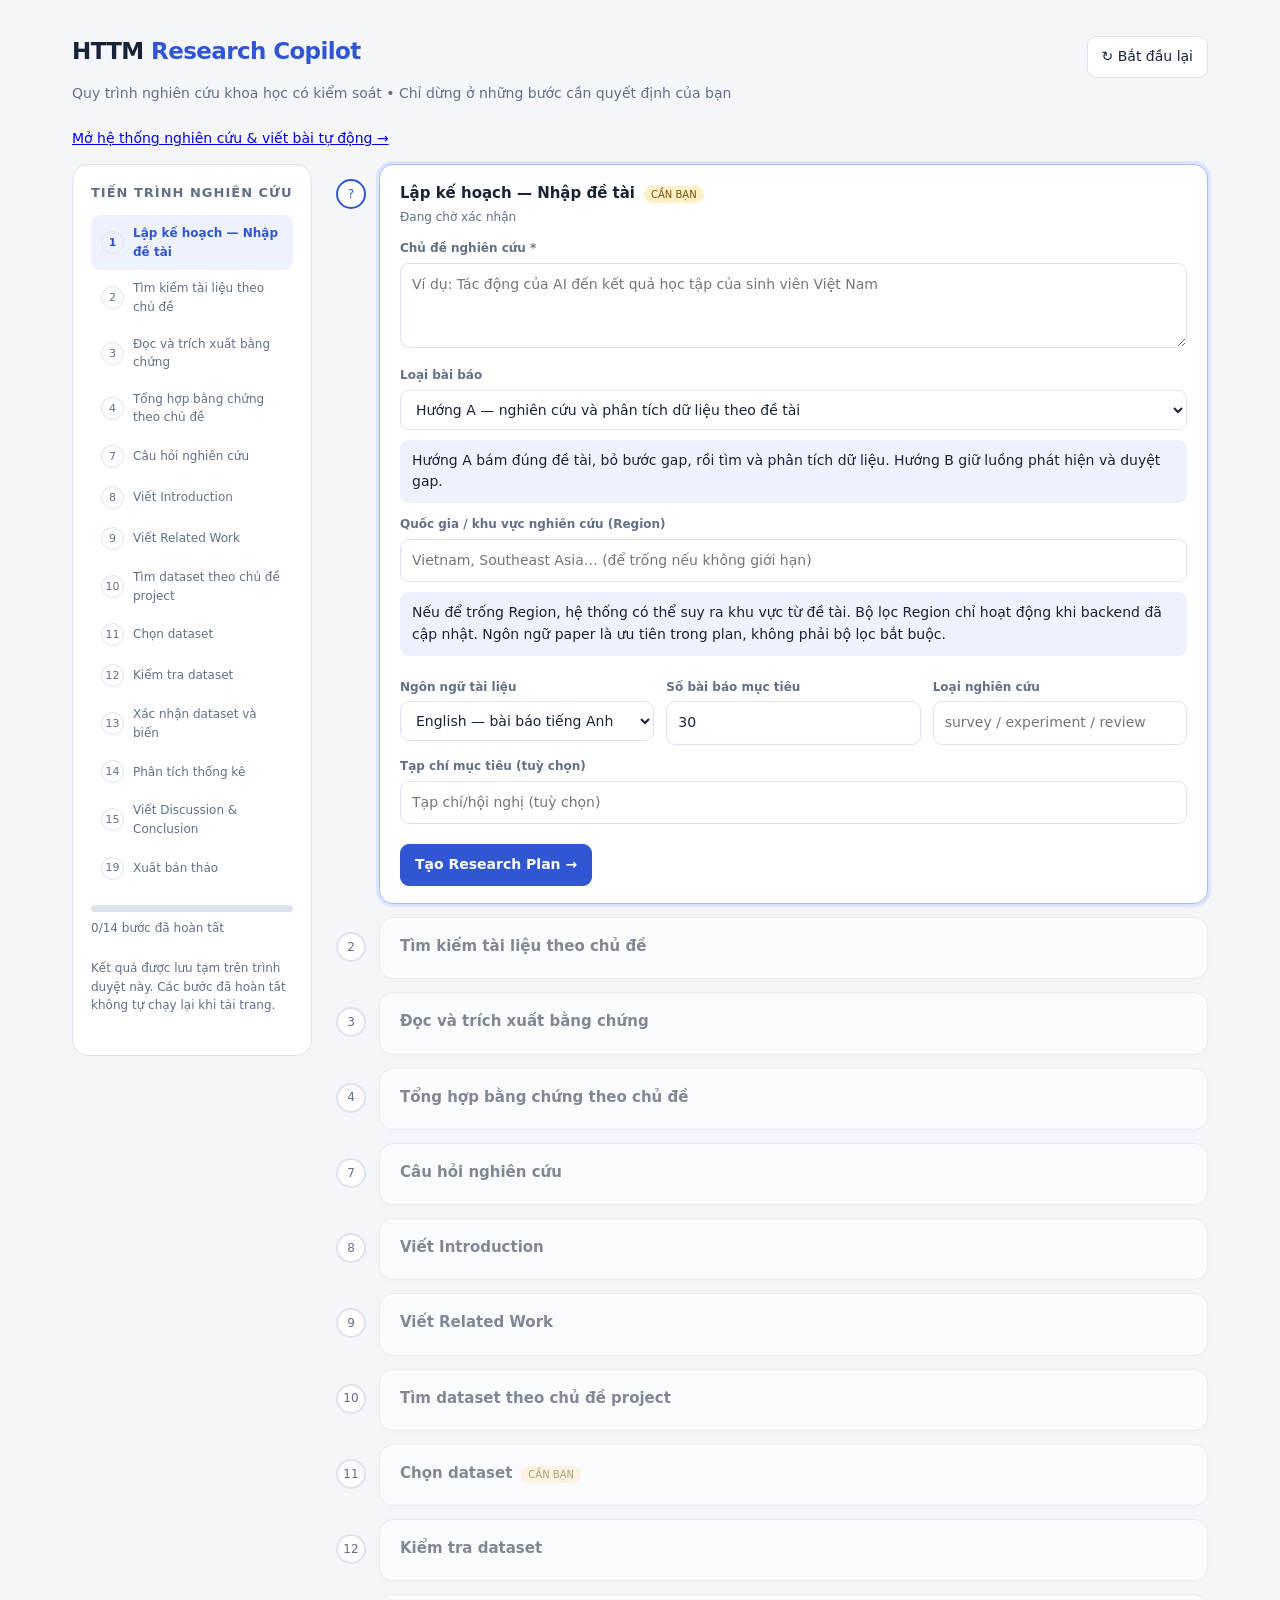
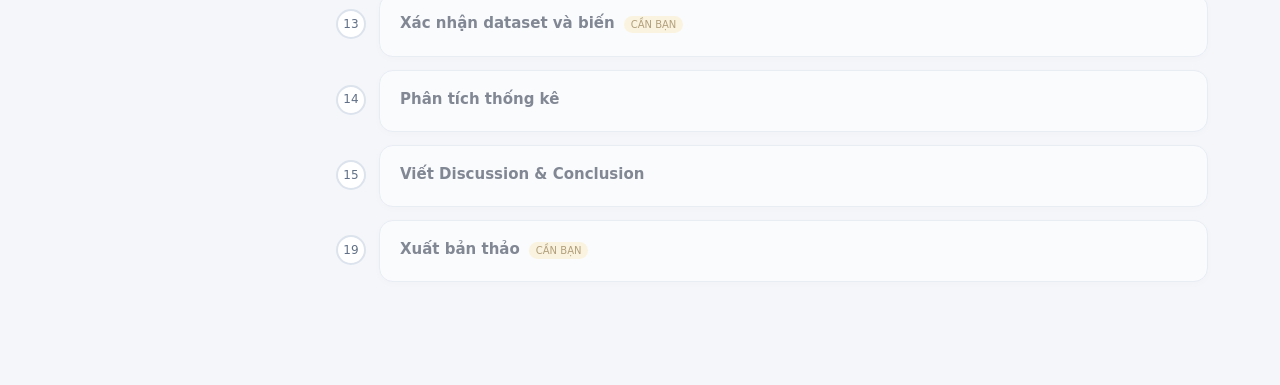
<file: app/static/index.html>
<!doctype html>
<html lang="vi">
  <head>
    <meta charset="utf-8">
    <meta name="viewport" content="width=device-width, initial-scale=1">
    <title>
      HTTM | Research Copilot
    </title>
    <style>
      :root {
        font-family: Inter, system-ui, -apple-system, 'Segoe UI', sans-serif;
        color-scheme: light;
        --bg: #f4f6fa;
        --surface: #fff;
        --ink: #182337;
        --muted: #617086;
        --line: #dce3ec;
        --primary: #3056d3;
        --soft: #eef2ff;
        --green: #15803d;
        --amber: #b7791f;
        --red: #c53030
      }

      * {
        box-sizing: border-box
      }

      body {
        margin: 0;
        background: var(--bg);
        color: var(--ink);
        font-size: 14px;
        line-height: 1.55
      }

      button,
      input,
      select,
      textarea {
        font: inherit
      }

      button {
        cursor: pointer
      }

      button:disabled {
        opacity: .55;
        cursor: wait
      }

      .shell {
        max-width: 1180px;
        margin: auto;
        padding: 26px 22px 90px
      }

      .top {
        display: flex;
        justify-content: space-between;
        align-items: center;
        gap: 16px;
        flex-wrap: wrap
      }

      .brand {
        font-size: 23px;
        font-weight: 800;
        letter-spacing: -.6px
      }

      .brand span {
        color: var(--primary)
      }

      .sub {
        color: var(--muted);
        margin: 5px 0 24px
      }

      .layout {
        display: grid;
        grid-template-columns: 240px minmax(0, 1fr);
        gap: 24px;
        align-items: start
      }

      .side {
        position: sticky;
        top: 20px;
        background: var(--surface);
        border: 1px solid var(--line);
        border-radius: 16px;
        padding: 18px
      }

      .side h2 {
        font-size: 13px;
        margin: 0 0 12px;
        color: var(--muted);
        text-transform: uppercase;
        letter-spacing: 1px
      }

      .navitem {
        padding: 9px 10px;
        border-radius: 9px;
        color: var(--muted);
        font-size: 12px;
        display: flex;
        gap: 9px;
        align-items: center
      }

      .navitem.active {
        background: var(--soft);
        color: var(--primary);
        font-weight: 700
      }

      .navitem.done {
        color: var(--green)
      }

      .navnum {
        display: grid;
        place-items: center;
        flex: none;
        width: 23px;
        height: 23px;
        border: 1px solid var(--line);
        border-radius: 50%;
        font-size: 11px
      }

      .navitem.done .navnum {
        background: var(--green);
        color: white;
        border-color: var(--green)
      }

      .progress {
        height: 7px;
        background: var(--line);
        border-radius: 8px;
        overflow: hidden;
        margin: 16px 0 7px
      }

      .progress>div {
        height: 100%;
        width: 0;
        background: var(--primary);
        transition: width .25s
      }

      .progress-label {
        font-size: 12px;
        color: var(--muted)
      }

      .step {
        display: flex;
        gap: 13px;
        margin-bottom: 13px
      }

      .dot {
        flex: none;
        display: grid;
        place-items: center;
        width: 30px;
        height: 30px;
        border-radius: 50%;
        background: white;
        border: 2px solid var(--line);
        color: var(--muted);
        font-size: 12px;
        margin-top: 15px
      }

      .step.done .dot {
        background: var(--green);
        color: white;
        border-color: var(--green)
      }

      .step.run .dot,
      .step.wait .dot {
        border-color: var(--primary);
        color: var(--primary)
      }

      .step.err .dot {
        background: var(--red);
        color: white;
        border-color: var(--red)
      }

      .card {
        flex: 1;
        min-width: 0;
        border: 1px solid var(--line);
        border-radius: 14px;
        background: var(--surface);
        padding: 17px 20px;
        box-shadow: 0 2px 9px #1a305009
      }

      .step.pending .card {
        opacity: .52
      }

      .step.wait .card,
      .step.run .card {
        border-color: #a8baf5;
        box-shadow: 0 0 0 3px #dce5ff
      }

      .ttl {
        font-weight: 750;
        font-size: 15px
      }

      .tag {
        font-size: 10px;
        color: #76510b;
        background: #fff0c5;
        padding: 3px 7px;
        border-radius: 12px;
        margin-left: 9px
      }

      .sum {
        color: var(--muted);
        font-size: 12px;
        margin-top: 3px
      }

      .body {
        margin-top: 12px
      }

      .body:empty {
        display: none
      }

      label.field {
        display: block;
        font-size: 12px;
        font-weight: 650;
        color: var(--muted);
        margin: 12px 0 5px
      }

      input:not([type=checkbox]):not([type=radio]),
      select,
      textarea {
        width: 100%;
        border: 1px solid var(--line);
        border-radius: 9px;
        padding: 10px 11px;
        background: white;
        color: var(--ink);
        outline: none
      }

      input:focus,
      select:focus,
      textarea:focus {
        border-color: var(--primary);
        box-shadow: 0 0 0 3px #3056d318
      }

      textarea {
        resize: vertical;
        min-height: 85px
      }

      .row {
        display: grid;
        grid-template-columns: repeat(2, minmax(0, 1fr));
        gap: 12px
      }

      .row.three {
        grid-template-columns: repeat(3, minmax(0, 1fr))
      }

      .btn,
      button {
        border: 1px solid var(--line);
        border-radius: 9px;
        background: white;
        color: var(--ink);
        padding: 9px 14px;
        text-decoration: none;
        display: inline-block;
        margin-top: 10px
      }

      .btn.primary,
      button.primary {
        background: var(--primary);
        border-color: var(--primary);
        color: white;
        font-weight: 650
      }

      button+button {
        margin-left: 8px
      }

      .error {
        color: var(--red);
        white-space: pre-wrap;
        margin-top: 10px
      }

      .warning {
        background: #fff9e9;
        border: 1px solid #f3d9a3;
        color: #815b14;
        border-radius: 9px;
        padding: 10px 12px;
        margin: 10px 0
      }

      .info {
        background: var(--soft);
        padding: 10px 12px;
        border-radius: 9px;
        margin: 10px 0
      }

      .option {
        display: block;
        border: 1px solid var(--line);
        padding: 12px;
        border-radius: 10px;
        margin: 9px 0;
        cursor: pointer
      }

      .option:has(input:checked) {
        border-color: var(--primary);
        background: var(--soft)
      }

      .option small {
        display: block;
        color: var(--muted);
        margin: 3px 0 0 24px
      }

      .option input {
        margin-right: 8px
      }

      details {
        border: 1px solid var(--line);
        border-radius: 9px;
        margin: 9px 0;
        padding: 10px
      }

      summary {
        cursor: pointer;
        color: var(--primary);
        font-weight: 650
      }

      .pre {
        white-space: pre-wrap;
        overflow-wrap: anywhere;
        margin-top: 10px
      }

      .scroll {
        overflow: auto;
        max-width: 100%
      }

      table {
        border-collapse: collapse;
        font-size: 12px;
        min-width: 520px
      }

      th,
      td {
        border-bottom: 1px solid var(--line);
        padding: 8px;
        text-align: left;
        vertical-align: top
      }

      th {
        background: #f7f9fc
      }

      .papers {
        display: grid;
        gap: 9px;
        margin-top: 12px
      }

      .paper {
        padding: 12px;
        border: 1px solid var(--line);
        border-radius: 10px
      }

      .paper strong {
        display: block
      }

      .paper small {
        display: block;
        color: var(--muted);
        margin: 3px 0
      }

      .paper a {
        color: var(--primary)
      }

      .pill {
        display: inline-block;
        background: var(--soft);
        color: var(--primary);
        border-radius: 14px;
        padding: 2px 7px;
        font-size: 11px;
        margin: 4px 5px 0 0
      }

      .muted {
        color: var(--muted)
      }

      ul {
        padding-left: 20px
      }

      .footer {
        color: var(--muted);
        font-size: 12px;
        margin: 22px 0
      }

      @media(max-width:850px) {
        .layout {
          grid-template-columns: 1fr
        }

        .side {
          position: static
        }

        .side nav {
          display: grid;
          grid-template-columns: repeat(2, minmax(0, 1fr))
        }
      }

      @media(max-width:520px) {
        .shell {
          padding: 16px 12px 60px
        }

        .side nav {
          grid-template-columns: 1fr
        }

        .row,
        .row.three {
          grid-template-columns: 1fr
        }

        .card {
          padding: 13px
        }

        .brand {
          font-size: 20px
        }
      }
    </style>
  </head>
  <body>
    <div class="shell">
      <div class="top">
        <div class="brand">
          HTTM
          <span>
            Research Copilot
          </span>
        </div>
        <button id="reset">
          ↻ Bắt đầu lại
        </button>
      </div>
      <p class="sub">
        Quy trình nghiên cứu khoa học có kiểm soát • Chỉ dừng ở những bước cần quyết định của bạn
      </p>
      <p><a href="autonomous.html">Mở hệ thống nghiên cứu & viết bài tự động →</a></p>
      <div class="layout">
        <aside class="side">
          <h2>
            Tiến trình nghiên cứu
          </h2>
          <label id="branch-control" style="display:none">
            Loại bản thảo
            <select id="project-paper-type">
              <option value="topic_research">Hướng A — nghiên cứu theo đề tài</option>
              <option value="original_research">Hướng B — nghiên cứu từ gap</option>
              <option value="review">Bài tổng quan tài liệu</option>
            </select>
            <small>Đổi luồng sẽ giữ tài liệu đã thu thập và các bản thảo đã lưu.</small>
          </label>
          <nav id="nav">
          </nav>
          <div class="progress">
            <div id="bar">
            </div>
          </div>
          <div id="progress-label" class="progress-label">
          </div>
          <p class="footer">
            Kết quả được lưu tạm trên trình duyệt này. Các bước đã hoàn tất không tự chạy lại khi tải trang.
          </p>
        </aside>
        <main id="steps">
        </main>
      </div>
    </div>
    <script>
      'use strict';
      const $ = s => document.querySelector(s);

      function el(tag, attrs = {}, ...children) {
        const e = document.createElement(tag);
        for (const [k, v] of Object.entries(attrs)) {
          if (k === 'class') e.className = v;
          else if (k === 'onclick') e.onclick = v;
          else if (k === 'value' && ['input', 'textarea', 'select'].includes(tag)) e.value = v;
          else if (v !== null && v !== undefined && v !== false) e.setAttribute(k, v === true ? '' :
            String(v))
        }
        for (const child of children.flat()) {
          if (child === null || child === undefined || child === false) continue;
          e.append(child instanceof Node ? child : document.createTextNode(String(child)))
        }
        return e
      }
      const field = (name, node) => el('div', {}, el('label', {
        class: 'field'
      }, name), node);
      const note = (s, kind = 'info') => el('div', {
        class: kind
      }, s);
      const list = items => el('ul', {}, (items || []).map(x => el('li', {}, String(x))));
      const detail = (name, value) => el('details', {}, el('summary', {}, name), el('div', {
        class: 'pre'
      }, value || 'Không có dữ liệu'));

      function tab(rows, cols) {
        return el('div', {
          class: 'scroll'
        }, el('table', {}, el('thead', {}, el('tr', {}, cols.map(c => el('th', {}, c)))), el(
        'tbody', {}, (rows || []).map(r => el('tr', {}, cols.map(c => el('td', {}, typeof r[c] ===
          'object' ? JSON.stringify(r[c]) : String(r[c] ?? ''))))))))
      }
      async function api(method, path, data) {
        let response;
        try {
          response = await fetch(path, {
            method,
            headers: data === undefined ? {} : {
              'Content-Type': 'application/json'
            },
            body: data === undefined ? undefined : JSON.stringify(data)
          })
        } catch (e) {
          throw Error('Không kết nối được API. Kiểm tra Docker và địa chỉ /ui/. ' + e.message)
        }
        if (!response.ok) {
          let msg = 'HTTP ' + response.status;
          try {
            const d = (await response.json()).detail;
            msg = typeof d === 'string' ? d : JSON.stringify(d) || msg
          } catch {}
          throw Error(msg)
        }
        return response
      }
      const json = async (m, p, b) => (await api(m, p, b)).json();
      const exportEndpoint = (c, format = 'pdf') => c.paperType === 'review'
        ? `/reviews/${c.reviewId}/export/${format}` : '/export/paper/' + c.rqId;

      function showPaperDownload(c, box, initialBlob = null) {
        let blob = initialBlob;
        const error = el('div', {class: 'error'});
        const button = el('button', {class: 'primary', onclick: async () => {
          button.disabled = true;
          error.textContent = '';
          button.textContent = 'Đang chuẩn bị PDF…';
          try {
            if (!blob) blob = await (await api('POST', exportEndpoint(c), c.paperExportOptions || {})).blob();
            if (!blob.size) throw Error('PDF trả về rỗng.');
            const url = URL.createObjectURL(blob);
            const link = el('a', {href: url, download: c.paperType === 'review' ? `review_${c.reviewId}.pdf` : `research_paper_rq_${c.rqId}.pdf`});
            document.body.append(link);
            link.click();
            link.remove();
            setTimeout(() => URL.revokeObjectURL(url), 60000);
          } catch (e) {
            error.textContent = e.message || String(e);
          } finally {
            button.disabled = false;
            button.textContent = '↓ Tải bài báo PDF';
          }
        }}, '↓ Tải bài báo PDF');
        box.replaceChildren(button, error, note('Bạn có thể tải lại PDF sau khi làm mới trang.'));
        if (c.paperType === 'review') {
          const word = el('button', {onclick: async () => {
            word.disabled = true;
            error.textContent = '';
            try {
              const data = await (await api('POST', exportEndpoint(c, 'docx'), c.paperExportOptions || {})).blob();
              const url = URL.createObjectURL(data);
              const link = el('a', {href: url, download: `review_${c.reviewId}.docx`});
              document.body.append(link); link.click(); link.remove();
              setTimeout(() => URL.revokeObjectURL(url), 60000);
            } catch (e) { error.textContent = e.message; }
            finally { word.disabled = false; }
          }}, '↓ Tải Word (.docx) để chỉnh sửa');
          box.append(word);
          box.append(el('button', {onclick: () => {
            c.reviewManualEdit = true;
            state.i = oldExportIndex + 1;
            state.sum.length = state.i;
            save();
            location.reload();
          }}, 'Chỉnh sửa nội dung (tùy chọn)'));
        }
      }

      function gate(box, label, fn) {
        return new Promise(resolve => {
          const error = el('div', {
            class: 'error'
          });
          const button = el('button', {
            class: 'primary',
            onclick: async () => {
              button.disabled = true;
              error.textContent = '';
              try {
                resolve(await fn())
              } catch (e) {
                error.textContent = e.message;
                button.disabled = false
              }
            }
          }, label);
          box.append(error, button)
        })
      }
      const KEY = 'httm_state_v2';
      let state;
      try {
        state = JSON.parse(localStorage.getItem(KEY))
      } catch {}
      if (!state || !Number.isInteger(state.i) || !state.ctx) state = {
        i: 0,
        ctx: {},
        sum: []
      };
      const save = () => {
        try {
          localStorage.setItem(KEY, JSON.stringify(state))
        } catch {}
      };
      const steps = [{
        title: 'Lập kế hoạch — Nhập đề tài',
        section: 'Lập kế hoạch',
        input: true,
        async run(c, box) {
          const topic = el('textarea', {
            placeholder: 'Ví dụ: Tác động của AI đến kết quả học tập của sinh viên Việt Nam',
            value: c.topic || ''
          });
          const region = el('input', {
            placeholder: 'Vietnam, Southeast Asia… (để trống nếu không giới hạn)',
            value: c.region || ''
          });
          const lang = el('select', {}, el('option', {
            value: 'en'
          }, 'English — bài báo tiếng Anh'), el('option', {
            value: 'vi'
          }, 'Tiếng Việt — ngôn ngữ mong muốn'));
          lang.value = c.language || 'en';
          const count = el('input', {
            type: 'number',
            min: 1,
            max: 500,
            value: c.count || 30
          });
          const type = el('input', {
            placeholder: 'survey / experiment / review'
          });
          const paperType = el('select', {}, el('option', {value: 'topic_research'}, 'Hướng A — nghiên cứu và phân tích dữ liệu theo đề tài'),
            el('option', {value: 'original_research'}, 'Hướng B — câu hỏi và giả thuyết từ research gap'),
            el('option', {value: 'review'}, 'Bài tổng quan tài liệu (luồng riêng)'));
          paperType.value = c.paperType || 'topic_research';
          const venue = el('input', {
            placeholder: 'Tạp chí/hội nghị (tuỳ chọn)'
          });
          box.append(field('Chủ đề nghiên cứu *', topic), field('Loại bài báo', paperType), note(
            'Hướng A bám đúng đề tài, bỏ bước gap, rồi tìm và phân tích dữ liệu. Hướng B giữ luồng phát hiện và duyệt gap.'), field(
            'Quốc gia / khu vực nghiên cứu (Region)', region), note(
            'Nếu để trống Region, hệ thống có thể suy ra khu vực từ đề tài. Bộ lọc Region chỉ hoạt động khi backend đã cập nhật. Ngôn ngữ paper là ưu tiên trong plan, không phải bộ lọc bắt buộc.'
            ), el('div', {
            class: 'row three'
          }, field('Ngôn ngữ tài liệu', lang), field('Số bài báo mục tiêu', count), field(
            'Loại nghiên cứu', type)), field('Tạp chí mục tiêu (tuỳ chọn)', venue));
          return gate(box, 'Tạo Research Plan →', async () => {
            if (topic.value.trim().length < 5) throw Error('Đề tài phải có ít nhất 5 ký tự.');
            const n = Number(count.value);
            if (!Number.isInteger(n) || n < 1 || n > 500) throw Error(
              'Số paper phải từ 1 đến 500.');
            const payload = {
              topic: topic.value.trim(),
              region: region.value.trim() || null,
              language: lang.value,
              target_paper_count: n
            };
            payload.paper_type = paperType.value;
            if (type.value.trim()) payload.study_type = type.value.trim();
            if (venue.value.trim()) payload.target_venue = venue.value.trim();
            const r = await json('POST', '/plan', payload);
            if (!r.id || !r.plan) throw Error('API /plan không trả dữ liệu hợp lệ.');
            Object.assign(c, {
              pid: r.id,
              topic: payload.topic,
              region: payload.region,
              language: payload.language,
              count: n,
              plan: r.plan
            });
            c.paperType = r.paper_type || paperType.value;
            box.replaceChildren(note('Đã tạo project #' + r.id), el('div', {}, 'Khu vực: ' + (
              r.plan.region || 'Không giới hạn')), el('div', {}, 'Từ khóa: ' + (r.plan
              .keywords || []).join(', ')));
            return 'Project #' + r.id + ' • ' + (r.plan.region || 'không giới hạn khu vực')
          })
        }
      }, {
        title: 'Tìm kiếm tài liệu theo chủ đề',
        section: 'Tổng quan tài liệu',
        async run(c, box) {
          const r = await json('POST', '/search/' + c.pid);
          const papers = (r.papers || []).slice().sort((a, b) => (b.publication_date || String(b
            .year || '')).localeCompare(a.publication_date || String(a.year || '')));
          c.paperCount = papers.length;
          c.papers = papers;
          const sourceTotals = {};
          (r.search_audit?.provider_queries || []).forEach(item => {
            const total = sourceTotals[item.source] || (sourceTotals[item.source] = {retrieved: 0, failures: 0});
            total.retrieved += item.retrieved || 0;
            if (item.error) total.failures += 1;
          });
          const sourceSummary = Object.entries(sourceTotals).map(([name, total]) =>
            `${name}: ${total.retrieved} kết quả${total.failures ? `, lỗi ${total.failures} lượt` : ''}`).join('\n');
          const region = c.plan?.region || c.region;
          box.append(note(
            'Kết quả được xếp theo độ liên quan trước, sau đó theo citation và độ mới. Hệ thống mở rộng dần phạm vi năm khi thiếu bài. ' +
            (region ? 'Yêu cầu khu vực ' + region + ' được xét trong sàng lọc ngữ nghĩa; abstract có thể không ghi rõ địa điểm.' : 'Không giới hạn khu vực.')));
          if (papers.length < c.count) box.append(note(
            `Tìm được ${papers.length}/${c.count} bài mục tiêu sau khi mở rộng tìm kiếm. Có thể xem truy vấn và thống kê từng nguồn bên dưới.`, 'warning'));
          if (!papers.length) box.append(note(
            'Không có bài báo phù hợp. Có thể cần mở rộng phạm vi thời gian hoặc điều chỉnh Region.',
            'warning'));
          box.append(detail('Thống kê nguồn tìm kiếm', sourceSummary || 'Không nhận được thống kê nguồn.'));
          const holder = el('div', {
            class: 'papers'
          });
          papers.forEach(p => {
            const item = el('article', {
              class: 'paper'
            }, el('strong', {}, p.title || 'Không có tiêu đề'), el('small', {}, [p
              .publication_date || p.year || 'Không rõ ngày', p.venue || '', p.source ||
              ''
            ].filter(Boolean).join(' • ')));
            if (p.abstract) item.append(el('p', {}, p.abstract.slice(0, 650) + (p.abstract.length > 650 ? '…' : '')));
            if (p.citation_count) item.append(el('small', {}, `Được trích dẫn ${p.citation_count} lần theo metadata nguồn.`));
            if (p.doi) item.append(el('span', {
              class: 'pill'
            }, 'DOI: ' + p.doi));
            if (p.pdf_url) item.append(el('a', {
              href: p.pdf_url,
              target: '_blank',
              rel: 'noopener noreferrer'
            }, ' PDF toàn văn'));
            else if (p.url) item.append(el('a', {
              href: p.url,
              target: '_blank',
              rel: 'noopener noreferrer'
            }, ' Xem bài báo'));
            holder.append(item)
          });
          box.append(holder, detail('Truy vấn tìm kiếm', r.query_used || ''),
            detail('Phạm vi và số bài qua từng lượt', (r.search_audit?.windows || []).map(w =>
              `${w.from_year}–nay: ${w.retrieved} lấy về, ${w.after_date_filter} qua lọc ngày${w.region_mentions == null ? '' : ', ' + w.region_mentions + ' có nhắc vùng'}`).join('\n')));
          return `Tìm thấy ${r.found||0}, lưu mới ${r.saved||0} bài • ${papers.length} bài hiển thị`
        }
      }, {
        title: 'Đọc và trích xuất bằng chứng',
        section: 'Tổng quan tài liệu',
        async run(c, box) {
          const r = await json('POST', '/analyze/' + c.pid);
          (r.analyses || []).forEach(a => {
            const paper = (c.papers || []).find(p => p.id === a.paper_id);
            const basis = a.evidence_basis === 'fulltext_pdf_excerpts' ? 'trích đoạn toàn văn PDF' :
              a.evidence_basis === 'abstract_only' ? 'abstract' : 'chưa ghi nhận phạm vi đọc';
            const card = el('article', {class: 'paper'},
              el('strong', {}, a.title || paper?.title || `Paper #${a.paper_id}`),
              el('p', {}, a.plain_language_summary || a.key_finding || 'Chưa trích xuất được tóm tắt dễ hiểu.'));
            card.append(el('small', {}, `Căn cứ: ${basis}${a.method ? ' · Phương pháp: ' + a.method : ''}${a.population ? ' · Mẫu: ' + a.population : ''}`));
            if (a.evidence_excerpt) card.append(el('small', {}, 'Trích đoạn căn cứ: “' + a.evidence_excerpt + '”'));
            if (a.limitation) card.append(el('small', {}, 'Giới hạn được nêu: ' + a.limitation));
            box.append(card);
          });
          box.append(detail('Phát hiện chính', (r.analyses || []).map(a =>
            `[${a.paper_id}] ${a.key_finding}`).join('\n\n')));
          return `${r.total_analyzed||0} bài đã phân tích • ${r.fulltext_used||0} bài dùng full-text trong lượt này`
        }
      }, {
        title: 'Tổng hợp bằng chứng theo chủ đề',
        section: 'Tổng quan tài liệu',
        async run(c, box) {
          const r = await json('POST', '/synthesize/' + c.pid);
          (r.themes || []).forEach(t => box.append(el('article', {class: 'paper'},
            el('strong', {}, t.name), el('p', {}, t.description || 'Chưa có phần giải thích.'),
            el('small', {}, `Bằng chứng: ${(t.paper_ids || []).length} nghiên cứu [${(t.paper_ids || []).join(', ')}]`))));
          return (r.themes || []).length + ' themes'
        }
      }, {
        title: 'Xác định khoảng trống nghiên cứu',
        section: 'Câu hỏi nghiên cứu',
        async run(c, box) {
          const r = await json('POST', `/synthesize/${c.pid}/gaps`);
          c.gaps = r.gaps || [];
          box.append(list(c.gaps.map(g => g.description)));
          return c.gaps.length + ' gaps được đề xuất'
        }
      }, {
        title: 'Duyệt research gap',
        section: 'Câu hỏi nghiên cứu',
        input: true,
        async run(c, box) {
          if (!c.gaps?.length) throw Error('Chưa có research gap.');
          box.append(note(
            'Gap chỉ là khoảng trống tiềm năng trong tập bài báo đã tìm; cần kiểm tra trước khi duyệt.',
            'warning'));
          c.gaps.forEach(g => box.append(el('label', {
            class: 'option'
          }, el('input', {
            type: 'radio',
            name: 'gap',
            value: g.id
          }), el('strong', {}, g.gap_type + ' — ' + g.description), el('small', {},
            'Câu hỏi gợi ý: ' + g.proposed_research_question), el('small', {},
            'Bằng chứng: ' + (g.evidence_paper_ids || []).join(', ')))));
          return gate(box, 'Duyệt gap đã chọn →', async () => {
            const selected = box.querySelector('input[name=gap]:checked');
            if (!selected) throw Error('Hãy chọn một gap.');
            await json('POST', `/synthesize/${c.pid}/gaps/${selected.value}/approve`);
            c.gapId = Number(selected.value);
            box.replaceChildren(note('Đã duyệt gap #' + c.gapId));
            return 'Gap #' + c.gapId + ' đã duyệt'
          })
        }
      }, {
        title: 'Câu hỏi nghiên cứu',
        section: 'Câu hỏi nghiên cứu',
        async run(c, box) {
          const r = await json('POST', c.paperType === 'topic_research'
            ? '/research-questions/project/' + c.pid : '/research-questions/gap/' + c.gapId);
          const q = r.research_question;
          c.rq = q;
          c.rqId = q.id;
          box.append(el('p', {}, el('strong', {}, 'RQ: '), q.rq_text));
          if (q.variables?.length) box.append(detail('Các biến', q.variables.map(v =>
            `${v.name}: ${v.role}`).join('\n')));
          if (q.hypotheses?.length) box.append(list(q.hypotheses.map(h => h.label + ': ' + h
            .statement)));
          return 'Research Question #' + q.id
        }
      }, {
        title: 'Viết Introduction',
        section: 'Viết bài báo',
        async run(c, box) {
          const r = (await json('POST', '/write/introduction/' + c.rqId)).introduction;
          box.append(detail('Introduction', [r.background, r.problem_statement, r
            .existing_knowledge, r.literature_limitation, r.research_gap_statement, r
            .research_question_statement, r.contribution_statement
          ].join('\n\n')));
          if (r.citations_invalid?.length) box.append(note('Citation chưa hợp lệ: ' + r
            .citations_invalid.join(', '), 'warning'));
          return (r.citations_used || []).length + ' citations hợp lệ'
        }
      }, {
        title: 'Viết Related Work',
        section: 'Viết bài báo',
        async run(c, box) {
          const r = (await json('POST', '/write/related-work/' + c.rqId)).related_work;
          box.append(detail('Related Work', [...(r.theme_paragraphs || []).map(t => t.theme_name +
            '\n' + t.paragraph), r.contradictions_paragraph, r.gap_paragraph].join('\n\n')));
          if (r.citations_invalid?.length) box.append(note('Citation chưa hợp lệ: ' + r
            .citations_invalid.join(', '), 'warning'));
          return (r.citations_used || []).length + ' citations hợp lệ'
        }
      }, {
        title: 'Tìm dataset theo chủ đề project',
        datasetDiscovery: true,
        section: 'Phân tích dữ liệu',
        async run(c, box) {
          const r = await json('POST', '/data-research/discover', {
              project_id: c.pid,
              ...(c.paperType === 'original_research' && c.gapId ? {gap_id: c.gapId} : {}),
              limit: 10
          });
          c.datasets = r.datasets || [];
          box.append(list(c.datasets.map(d => d.dataset_id + (d.relevance_note ? ' — ' + d.relevance_note : ''))));
          if (!c.datasets.length) box.append(note('Chưa tìm được bộ dữ liệu có metadata đủ phù hợp trên Hugging Face và Mendeley Data. Xem trạng thái tìm kiếm để phân biệt lỗi nguồn với thiếu dữ liệu.', 'warning'));
          if (r.search?.request_errors?.length) box.append(detail('Trạng thái các nguồn tìm kiếm', r.search.request_errors.join('\n')));
          if (r.search?.query_expansion_mode === 'deterministic_fallback') box.append(note('Mở rộng ngữ nghĩa chưa khả dụng; tìm topic tiếng Việt trong metadata tiếng Anh có thể bỏ sót dữ liệu.', 'warning'));
          else if (r.search?.insufficient_relevant_results) box.append(note('Chỉ tìm được ' + c.datasets.length + ' ứng viên phù hợp; không bổ sung dữ liệu lệch chủ đề để đủ số lượng.', 'warning'));
          return c.datasets.length + ' dataset ứng viên'
        }
      }, {
        title: 'Chọn dataset',
        section: 'Phân tích dữ liệu',
        input: true,
        async run(c, box) {
          box.append(el('button', {onclick: () => {
            state.i = steps.findIndex(s => s.datasetDiscovery);
            state.sum.length = state.i;
            save();
            location.reload();
          }}, 'Tìm lại dataset theo đề tài'));
          box.append(note(
            'Điểm phù hợp dựa trên metadata; hãy kiểm tra mô tả, giấy phép và dữ liệu thực tế.',
            'warning'));
          (c.datasets || []).forEach(d => box.append(el('label', {
            class: 'option'
          }, el('input', {
            type: 'radio',
            name: 'dataset',
            value: d.dataset_id
          }), el('strong', {}, d.title || d.dataset_id), el('small', {}, d.source || 'Hugging Face'), el('small', {},
            `Điểm khớp metadata: ${d.gap_match_score??'?'} • Lượt tải: ${d.downloads??'?'} • Giấy phép: ${d.license||'không rõ'}`
            ), el('small', {}, d.relevance_note || ''), el('small', {}, (d.description || '').slice(0, 250)), d.dataset_url ? el(
          'a', {
            href: d.dataset_url,
            target: '_blank',
            rel: 'noopener noreferrer'
          }, 'Mở nguồn dữ liệu') : '')));
          const own = el('input', {
            placeholder: 'owner/dataset-name'
          });
          box.append(field('Hoặc nhập dataset ID', own));
          return gate(box, 'Chọn dataset →', async () => {
            const selected = box.querySelector('input[name=dataset]:checked');
            c.datasetId = own.value.trim() || selected?.value;
            if (!c.datasetId) throw Error('Hãy chọn hoặc nhập dataset ID.');
            box.replaceChildren(note('Đã chọn ' + c.datasetId));
            return c.datasetId
          })
        }
      }, {
        title: 'Kiểm tra dataset',
        section: 'Phân tích dữ liệu',
        back: 10,
        async run(c, box) {
          const r = await json('POST', '/data-research/inspect', {
            dataset_id: c.datasetId
          });
          c.inspect = {
            splits: r.available_splits || [],
            columns: r.columns || [],
            preview: (r.preview_rows || []).slice(0, 5),
            checklist: r.review_checklist || [],
            total: r.num_rows_total
          };
          box.append(detail('Danh sách cột', c.inspect.columns.map(x => x.name).join(', ')));
          if (r.description) box.append(detail('Mô tả và giới hạn đo lường của nguồn', r.description));
          return `${c.inspect.columns.length} cột • ${c.inspect.splits.length} split`
        }
      }, {
        title: 'Xác nhận dataset và biến',
        section: 'Phân tích dữ liệu',
        input: true,
        async run(c, box) {
          const I = c.inspect;
          if (!I?.splits?.length) throw Error('Dataset không có split hợp lệ.');
          const cols = I.columns.map(x => x.name);
          box.append(note('Phân tích khám phá không chứng minh quan hệ nhân quả.', 'warning'), list(
            I.checklist));
          if (c.rq?.variables?.length) box.append(detail('Biến theo Research Question', c.rq
            .variables.map(v => v.name + ' (' + v.role + ')').join('\n')));
          box.append(el('strong', {}, 'Xem trước dữ liệu'), tab(I.preview, cols.slice(0, 8)));
          const split = el('select', {}, I.splits.map((s, i) => el('option', {
            value: i
          }, `${s.filename || s.config} / ${s.split} (${s.num_rows??'?'} dòng)`)));
          const options = () => [el('option', {
            value: ''
          }, '— Không chọn —'), ...cols.map(x => el('option', {
            value: x
          }, x))];
          const target = el('select', {}, options()),
            group = el('select', {}, options()),
            max = el('input', {
              type: 'number',
              min: 100,
              max: 100000,
              value: 50000
            });
          const predictors = el('div', {}, cols.map(x => el('label', {
            class: 'option'
          }, el('input', {
            type: 'checkbox',
            value: x
          }), x)));
          const confirm = el('input', {
            type: 'checkbox'
          });
          const roleInputs = {};
          const roleLabels = {auto: 'Tự nhận diện', identifier: 'Mã định danh', categorical: 'Phân loại', continuous: 'Liên tục', text: 'Văn bản', datetime: 'Thời gian'};
          const rolesBox = el('div', {}, cols.map(name => {
            const select = el('select', {}, Object.entries(roleLabels).map(([value, label]) => el('option', {value}, label)));
            roleInputs[name] = select;
            return field(name, select);
          }));
          const correlationInputs = el('div', {}, cols.map(name => el('label', {class: 'option'}, el('input', {type: 'checkbox', value: name}), name)));
          box.append(detail('Vai trò biến: kiểm tra nhãn số và mã định danh', ''), rolesBox,
            detail('Chọn biến tương quan (tối đa 20; để trống để tự chọn)', ''), correlationInputs);
          box.append(field('Split phân tích', split), el('div', {
              class: 'row three'
            }, field('Biến phụ thuộc', target), field('Biến nhóm', group), field(
              'Số dòng tối đa', max)), detail('Chọn biến giải thích (tối đa 10)', ''), predictors,
            el('label', {
              class: 'option'
            }, confirm, 'Tôi đã kiểm tra và đồng ý phân tích dataset này.'));
          return gate(box, 'Xác nhận và tiếp tục →', async () => {
            if (!confirm.checked) throw Error('Bạn cần xác nhận dataset.');
            const p = [...predictors.querySelectorAll('input:checked')].map(x => x.value);
            if (p.length > 10) throw Error('Chọn tối đa 10 biến giải thích.');
            const s = I.splits[Number(split.value)];
            c.selection = {
              dataset_id: c.datasetId,
              project_id: c.pid,
              ...(c.paperType === 'original_research' && c.gapId ? {gap_id: c.gapId} : {}),
              config: s.config,
              split: s.split,
              confirm_dataset: true,
              max_rows: Math.max(100, Math.min(100000, Number(max.value) || 50000)),
              predictor_columns: p
            };
            c.selection.column_roles = Object.fromEntries(Object.entries(roleInputs).filter(([, input]) => input.value !== 'auto').map(([name, input]) => [name, input.value]));
            const correlations = [...correlationInputs.querySelectorAll('input:checked')].map(input => input.value);
            if (correlations.length > 20) throw Error('Chọn tối đa 20 biến tương quan.');
            if (correlations.length) c.selection.correlation_columns = correlations;
            if (target.value) c.selection.target_column = target.value;
            if (group.value) c.selection.group_column = group.value;
            box.replaceChildren(note(`Đã xác nhận: ${c.datasetId} — ${s.config}/${s.split}`));
            return `${s.config}/${s.split}`
          })
        }
      }, {
        title: 'Phân tích thống kê',
        section: 'Phân tích dữ liệu',
        back: 12,
        async run(c, box) {
          c.analysis = await json('POST', '/data-research/analyze', c.selection);
          box.append(detail('Results (bản nháp)', c.analysis.results_draft));
          box.append(detail('Methods (bản nháp)', c.analysis.methods_draft));
          box.append(detail('Vai trò biến và chất lượng trên mẫu', JSON.stringify({roles: c.analysis.column_roles, quality: c.analysis.quality_report}, null, 2)));
          box.append(detail('Kế hoạch và kiểm định', JSON.stringify({plan: c.analysis.analysis_plan, tests: c.analysis.group_test, regression: c.analysis.ols_regression}, null, 2)));
          for (const chart of c.analysis.charts || []) {
            box.append(el('strong', {}, chart.column || 'Tương quan Pearson'));
            if (chart.type === 'histogram' || chart.type === 'bar') {
              const peak = Math.max(1, ...chart.counts);
              chart.counts.forEach((count, i) => {
                const label = chart.labels ? chart.labels[i] : `${chart.edges[i].toPrecision(3)} – ${chart.edges[i+1].toPrecision(3)}`;
                box.append(el('div', {}, `${label}: ${count}`, el('div', {style: `height:12px;background:#4c78a8;width:${100*count/peak}%`})));
              });
            } else if (chart.type === 'heatmap') {
              const table = el('table', {}, el('tr', {}, el('th', {}, ''), ...chart.columns.map(c => el('th', {}, c))));
              chart.columns.forEach(a => table.append(el('tr', {}, el('th', {}, a), ...chart.columns.map(b => {
                const value = chart.matrix[a][b];
                return el('td', {style: `background:rgba(${value < 0 ? '220,80,60' : '60,120,210'},${value == null ? 0 : Math.abs(value)*.7})`}, value == null ? '—' : String(value));
              }))));
              box.append(table);
            } else if (chart.type === 'boxplot') {
              const all = chart.groups.flatMap(g => g.quantiles);
              const lo = Math.min(...all), span = Math.max(...all)-lo || 1;
              const scale = v => 10+280*(v-lo)/span;
              chart.groups.forEach(g => {
                const svg = document.createElementNS('http://www.w3.org/2000/svg', 'svg');
                svg.setAttribute('viewBox', '0 0 300 30');
                svg.style.maxWidth = '600px';
                const [min,q1,median,q3,max] = g.quantiles;
                for (const [tag, attrs] of [['line',{x1:scale(min),x2:scale(max),y1:15,y2:15,stroke:'#4c78a8'}],['rect',{x:scale(q1),y:5,width:Math.max(1,scale(q3)-scale(q1)),height:20,fill:'#9ecae1'}],['line',{x1:scale(median),x2:scale(median),y1:5,y2:25,stroke:'#222'}]]) {
                  const node = document.createElementNS(svg.namespaceURI,tag);
                  Object.entries(attrs).forEach(([k,v]) => node.setAttribute(k,v));
                  svg.append(node);
                }
                box.append(el('div', {}, `${g.group} (n=${g.n}); min/Q1/median/Q3/max: ${g.quantiles.join(', ')}`), svg);
              });
            }
          }
          const o = c.analysis.overview || {};
          return `${o.rows_analyzed??'?'} dòng • ${o.columns_count??'?'} cột`
        }
      }, {
        title: 'Viết Discussion & Conclusion',
        section: 'Viết bài báo',
        async run(c, box) {
          const d = (await json('POST', '/write/discussion/' + c.rqId, {
            analysis_result: c.analysis
          })).discussion;
          box.append(detail('Conclusion', d.conclusion_paragraph), detail('Đánh giá giả thuyết', (d
            .hypothesis_assessments || []).map(x => x.label + ': ' + x.verdict).join('\n')));
          if (d.numbers_unverified?.length) box.append(note('Số liệu cần kiểm tra: ' + d
            .numbers_unverified.join(', '), 'warning'));
          if (d.citations_invalid?.length) box.append(note('Citation không hợp lệ: ' + d
            .citations_invalid.join(', '), 'warning'));
          return 'Đã hoàn thành Discussion & Conclusion'
        }
      }, {
        title: 'Xuất bản thảo',
        section: 'Xuất bản',
        input: true,
        async run(c, box) {
          const title = el('input', {value: c.paperType === 'review' ? c.review.manuscript.title : c.topic || '', placeholder: 'Để trống để dùng tên đề tài'});
          if (c.paperType === 'review') title.disabled = true;
          const authors = el('textarea', {rows: 4, placeholder: 'Mỗi dòng: Họ tên | Đơn vị công tác | Email | * (tác giả liên hệ)'});
          const keywords = el('input', {placeholder: 'Các từ khóa, phân cách bằng dấu chấm phẩy'});
          const notes = el('input', {type: 'checkbox'});
          box.append(field('Tiêu đề bài báo', title), field('Tác giả (tùy chọn)', authors),
            field('Từ khóa (để trống để dùng từ khóa đề tài)', keywords),
            el('label', {class: 'option'}, notes, 'Kèm trang ghi chú dành cho tác giả'));
          return gate(box, 'Tạo bản PDF bài báo →', async () => {
          const options = {include_author_notes: notes.checked, authors: authors.value.split('\n').filter(line => line.trim()).map(line => {
            const [name, affiliation = '', email = '', corresponding = ''] = line.split('|').map(s => s.trim());
            return {name, affiliation, email, corresponding: corresponding === '*'};
          })};
          if (title.value.trim()) options.title = title.value.trim();
          if (keywords.value.trim()) options.keywords = keywords.value.split(';').map(s => s.trim()).filter(Boolean);
          const blob = await (await api('POST', exportEndpoint(c), options)).blob();
          if (!blob.size) throw Error('PDF trả về rỗng.');
          c.paperExportOptions = options;
          showPaperDownload(c, box, blob);
          return 'Hoàn tất • PDF sẵn sàng tải xuống'
          });
        }
      }];
      // Keep the existing empirical branch intact; review has its own writing engine.
      steps.forEach((step, i) => { if (i >= 5 && i < steps.length-1) step.paperType = 'original_research'; });
      steps[4].paperType = 'original_research';
      for (let i = 6; i < steps.length-1; i++) {
        delete steps[i].paperType;
        steps[i].paperTypes = ['topic_research', 'original_research'];
      }
      const oldExportIndex = steps.length-1;
      steps.splice(oldExportIndex, 0, {
        title: 'Viết bản thảo tổng quan theo bằng chứng', section: 'Viết bài tổng quan', paperType: 'review',
        async run(c, box) {
          c.review = await json('POST', '/reviews/project/' + c.pid);
          c.reviewId = c.review.id;
          for (const section of c.review.manuscript.sections) {
            box.append(detail(section.title, section.paragraphs.map(p => p.text).join('\n\n')));
          }
          box.append(note('Bản tổng quan tường thuật; chưa kiểm chứng nội dung. Mọi trích đoạn có thể xem ở bước chỉnh sửa.', 'warning'));
          return 'Bản thảo #' + c.reviewId + ' • ' + c.review.manuscript.papers.length + ' tài liệu nguồn';
        }
      }, {
        title: 'Chỉnh sửa bản thảo (tùy chọn)', section: 'Viết bài tổng quan', paperType: 'review', input: true, reviewEditor: true,
        async run(c, box) {
          c.review = await json('GET', '/reviews/' + c.reviewId);
          const manuscript = c.review.manuscript;
          const title = el('input', {value: manuscript.title});
          box.append(field('Tiêu đề', title));
          const previousChecks = c.review.validation || {};
          const previousIssues = [...(previousChecks.errors || []).map(e => e.paragraph_id + ': ' + e.reason),
            ...(previousChecks.semantic_decisions || []).filter(d => !d.supported).map(d => d.paragraph_id + ': ' + d.reason)];
          if (previousIssues.length) box.append(note('Các đoạn cần sửa:', 'warning'), list(previousIssues));
          const edits = {};
          for (const section of manuscript.sections) {
            if (section.key === 'methodology') {
              box.append(detail(section.title + ' (từ nhật ký thực tế)', section.paragraphs.map(p => p.text).join('\n\n')));
              continue;
            }
            box.append(el('h3', {}, section.title));
            edits[section.key] = section.paragraphs.map((paragraph, i) => {
              const text = el('textarea', {rows: 6, value: paragraph.text});
              const evidence = el('div');
              const links = [];
              function addLink(link) {
                const source = el('select', {}, manuscript.evidence_sources.map(s => {
                  const paper = manuscript.papers.find(p => p.id === s.paper_id);
                  return el('option', {value: s.source_id}, `[${s.paper_id}] ${paper?.title || ''} — ${s.kind === 'abstract' ? 'Tóm tắt' : 'Đoạn toàn văn'}`);
                }));
                source.value = link.source_id || manuscript.evidence_sources[0].source_id;
                const quote = el('textarea', {rows: 3, value: link.quote || ''});
                const omit = el('input', {type: 'checkbox'});
                const preview = el('div');
                const refresh = () => {
                  preview.replaceChildren(detail('Xem trích đoạn nguồn', manuscript.evidence_sources.find(s => s.source_id === source.value)?.text || ''));
                };
                source.onchange = refresh; refresh();
                evidence.append(field('Nguồn bằng chứng', source), preview, field('Trích dẫn nguyên văn hỗ trợ đoạn viết', quote),
                  el('label', {}, omit, ' Bỏ liên kết này'));
                links.push({source, quote, omit});
              }
              paragraph.evidence.forEach(addLink);
              box.append(field('Đoạn ' + (i+1) + ' — trích dẫn theo mã bài [n]', text), evidence,
                el('button', {onclick: () => addLink({})}, 'Thêm nguồn bằng chứng'));
              return {text, links};
            });
          }
          box.append(note('Đối chiếu nội dung với nguồn trước khi xác nhận. Chỉnh sửa sẽ tạo phiên bản mới và phải kiểm chứng lại.'));
          return gate(box, 'Lưu phiên bản và kiểm chứng →', async () => {
            const sections = {};
            for (const [key, paragraphs] of Object.entries(edits)) sections[key] = {paragraphs: paragraphs.map(p => ({
              text: p.text.value, evidence: p.links.filter(l => !l.omit.checked).map(l => ({
                source_id: l.source.value, paper_id: manuscript.evidence_sources.find(s => s.source_id === l.source.value).paper_id,
                quote: l.quote.value
              }))
            }))};
            c.review = await json('PUT', '/reviews/' + c.reviewId, {title: title.value, sections});
            c.reviewId = c.review.id;
            c.reviewManualEdit = false;
            box.replaceChildren(note('Đã lưu phiên bản #' + c.reviewId));
            return 'Phiên bản #' + c.reviewId + ' đã lưu';
          });
        }
      }, {
        title: 'Tự kiểm chứng và sửa bản thảo', section: 'Kiểm chứng khoa học', paperType: 'review', back: oldExportIndex+1,
        async run(c, box) {
          const report = await json('POST', '/reviews/' + c.reviewId + '/validate');
          const validation = report.validation;
          c.reviewId = report.id || c.reviewId;
          c.review = {...c.review, id: c.reviewId, status: report.status, validation,
            manuscript: report.manuscript || c.review.manuscript};
          save();
          const issues = [...(validation.errors || []).map(e => e.paragraph_id + ': ' + e.reason),
            ...(validation.semantic_decisions || []).filter(d => !d.supported).map(d => d.paragraph_id + ': ' + d.reason)];
          if (issues.length) box.append(list(issues));
          if (!validation.ok) throw Error('Hệ thống đã tự sửa và kiểm tra lại nhưng vẫn chưa đủ bằng chứng để xác nhận một số đoạn. Có thể thử lại tự động hoặc bổ sung nguồn/điều chỉnh phạm vi.');
          const rounds = validation.auto_repair?.rounds || 0;
          if (rounds) box.append(note('Đã tự chỉnh sửa và kiểm tra lại bản thảo trong ' + rounds + ' lượt.'));
          box.append(detail('Nội dung sau kiểm chứng', c.review.manuscript.sections.map(s => s.title + '\n' + s.paragraphs.map(p => p.text).join('\n\n')).join('\n\n')));
          box.append(note('Đã kiểm tra mã nguồn, trích đoạn, số liệu và đối chiếu nội dung bằng AI. Cần tác giả rà soát học thuật trước khi sử dụng.'));
          return 'Đạt kiểm chứng tự động • vẫn cần rà soát học thuật';
        }
      });
      // Migrate progress from the prior 16-step empirical workflow without losing its project.
      if (!state.workflowVersion) {
        if (state.ctx.pid && !state.ctx.paperType) state.ctx.paperType = 'original_research';
        if (state.i >= oldExportIndex) {
          if (state.sum[oldExportIndex]) state.sum[oldExportIndex+3] = state.sum[oldExportIndex];
          state.i += 3;
        }
        state.workflowVersion = 3;
        save();
      }
      const cards = [];
      const matchesBranch = (step) => (!step.paperType || step.paperType === (state.ctx.paperType || 'topic_research'))
        && (!step.paperTypes || step.paperTypes.includes(state.ctx.paperType || 'topic_research'));
      steps.forEach((step, i) => {
        const dot = el('div', {
            class: 'dot'
          }, i + 1),
          summary = el('div', {
            class: 'sum'
          }),
          body = el('div', {
            class: 'body'
          }),
          root = el('section', {
            class: 'step pending'
          }, dot, el('div', {
            class: 'card'
          }, el('div', {}, el('span', {
            class: 'ttl'
          }, step.title), step.input ? el('span', {
            class: 'tag'
          }, 'CẦN BẠN') : ''), summary, body));
        $('#steps').append(root);
        cards.push({
          root,
          dot,
          summary,
          body
        });
        const nav = el('div', {
          class: 'navitem'
        }, el('span', {
          class: 'navnum'
        }, i + 1), step.title);
        $('#nav').append(nav)
      });

      function update() {
        $('#branch-control').style.display = state.ctx.pid ? 'block' : 'none';
        $('#project-paper-type').value = state.ctx.paperType || 'original_research';
        $('#project-paper-type').disabled = !!document.querySelector('.step.run');
        cards.forEach((card, i) => {
          const skipped = !matchesBranch(steps[i])
            || (steps[i].reviewEditor && !state.ctx.reviewManualEdit);
          card.root.style.display = skipped ? 'none' : '';
          const stateClass = i < state.i ? 'done' : i === state.i ? 'active' : '';
          const n = $('#nav').children[i];
          n.style.display = skipped ? 'none' : '';
          n.className = 'navitem ' + stateClass;
          n.querySelector('.navnum').textContent = i < state.i ? '✓' : i + 1
        });
        const applicable = steps.map((s, i) => ({s,i})).filter(({s}) => matchesBranch(s) && (!s.reviewEditor || state.ctx.reviewManualEdit));
        const finished = applicable.filter(({i}) => i < state.i).length;
        $('#bar').style.width = (100 * finished / applicable.length) + '%';
        $('#progress-label').textContent = `${finished}/${applicable.length} bước đã hoàn tất`
      }

      function status(i, kind, summary) {
        const card = cards[i];
        card.root.className = 'step ' + kind;
        card.dot.textContent = kind === 'done' ? '✓' : kind === 'err' ? '!' : kind === 'wait' ? '?' : i +
          1;
        if (summary !== undefined) card.summary.textContent = summary;
        update()
      }
      steps.forEach((_, i) => {
        if (i < state.i) {
          status(i, 'done', state.sum[i] || 'Đã hoàn thành');
          if (i === steps.length - 1 && (state.ctx.rqId || state.ctx.reviewId)) {
            showPaperDownload(state.ctx, cards[i].body);
          }
        }
      });
      let busy = false;
      async function run() {
        if (busy) return;
        busy = true;
        while (state.i < steps.length) {
          const i = state.i,
            step = steps[i],
            card = cards[i];
          if (!matchesBranch(step)) {
            state.i++; save(); update(); continue;
          }
          if (step.reviewEditor && !state.ctx.reviewManualEdit) {
            state.i++; save(); update(); continue;
          }
          status(i, step.input ? 'wait' : 'run', step.input ? 'Đang chờ xác nhận' : 'Đang xử lý…');
          card.body.replaceChildren();
          card.root.scrollIntoView({
            behavior: 'smooth',
            block: 'nearest'
          });
          try {
            const result = await step.run(state.ctx, card.body);
            state.sum[i] = result || 'Đã hoàn thành';
            status(i, 'done', state.sum[i]);
            state.i++;
            save();
            update()
          } catch (e) {
            status(i, 'err', 'Có lỗi xảy ra');
            card.body.append(el('div', {
              class: 'error'
            }, e.message || String(e)), el('button', {
              class: 'primary',
              onclick: () => {
                busy = false;
                run()
              }
            }, 'Thử lại'));
            if (step.back !== undefined) card.body.append(el('button', {
              onclick: () => {
                if (step.paperType === 'review') state.ctx.reviewManualEdit = true;
                state.i = step.back;
                state.sum.length = state.i;
                save();
                location.reload()
              }
            }, step.paperType === 'review' ? 'Quay lại chỉnh sửa bản thảo' : 'Quay lại bước chọn'));
            busy = false;
            return
          }
        }
        busy = false;
        $('#steps').append(el('button', {
          class: 'primary',
          onclick: () => $('#reset').click()
        }, 'Bắt đầu nghiên cứu mới'))
      }
      $('#reset').onclick = () => {
        if (confirm('Xóa tiến trình đang lưu trên trình duyệt và bắt đầu nghiên cứu mới?')) {
          localStorage.removeItem(KEY);
          location.reload()
        }
      };
      $('#project-paper-type').onchange = async event => {
        const nextType = event.target.value;
        event.target.disabled = true;
        try {
          await json('PATCH', '/plan/' + state.ctx.pid + '/paper-type', {paper_type: nextType});
          state.ctx.paperType = nextType;
          if (state.i >= 4) state.i = nextType === 'review' ? oldExportIndex : nextType === 'topic_research' ? 6 : 4;
          state.sum.length = state.i;
          save();
          location.reload();
        } catch (e) {
          event.target.value = state.ctx.paperType;
          event.target.disabled = false;
          alert(e.message || 'Không đổi được loại bài.');
        }
      };
      update();
      run();
    </script>
  </body>
</html>
</file>
